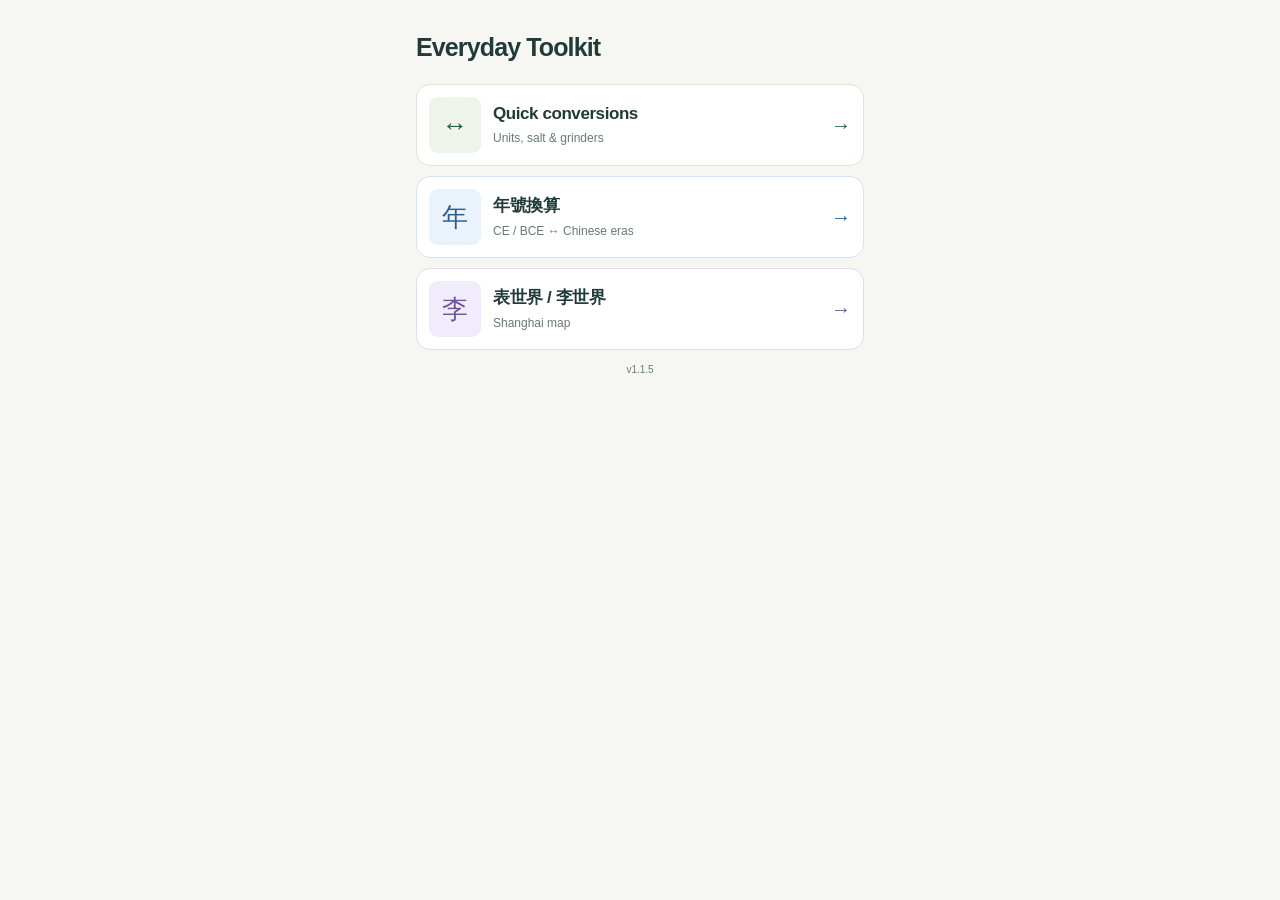
<file: index.html>
<!doctype html>
<html lang="en">
<head>
  <meta charset="utf-8">
  <meta name="viewport" content="width=device-width, initial-scale=1, viewport-fit=cover">
  <meta name="theme-color" content="#f6f7f3">
  <meta name="description" content="Everyday tools for quick conversions, Chinese era years, and a two-world Shanghai map.">
  <title>Everyday Toolkit</title>
  <link rel="stylesheet" href="toolkit.css">
</head>
<body>
  <main class="shell home">
    <header class="home-header"><h1>Everyday Toolkit</h1></header>
    <nav class="tool-list" aria-label="Tools">
      <a class="tool-card tone-green" href="conversions.html">
        <span class="tool-symbol" aria-hidden="true">↔</span>
        <span class="tool-copy"><strong>Quick conversions</strong><span>Units, salt &amp; grinders</span></span>
        <span class="tool-arrow" aria-hidden="true">→</span>
      </a>
      <a class="tool-card tone-blue" href="nianhao.html">
        <span class="tool-symbol" aria-hidden="true">年</span>
        <span class="tool-copy"><strong lang="zh-Hant">年號換算</strong><span>CE / BCE ↔ Chinese eras</span></span>
        <span class="tool-arrow" aria-hidden="true">→</span>
      </a>
      <a class="tool-card tone-purple" href="worlds.html">
        <span class="tool-symbol" aria-hidden="true">李</span>
        <span class="tool-copy"><strong lang="zh-Hant">表世界 / 李世界</strong><span>Shanghai map</span></span>
        <span class="tool-arrow" aria-hidden="true">→</span>
      </a>
    </nav>
    <footer>v1.1.5</footer>
  </main>
</body>
</html>
</file>
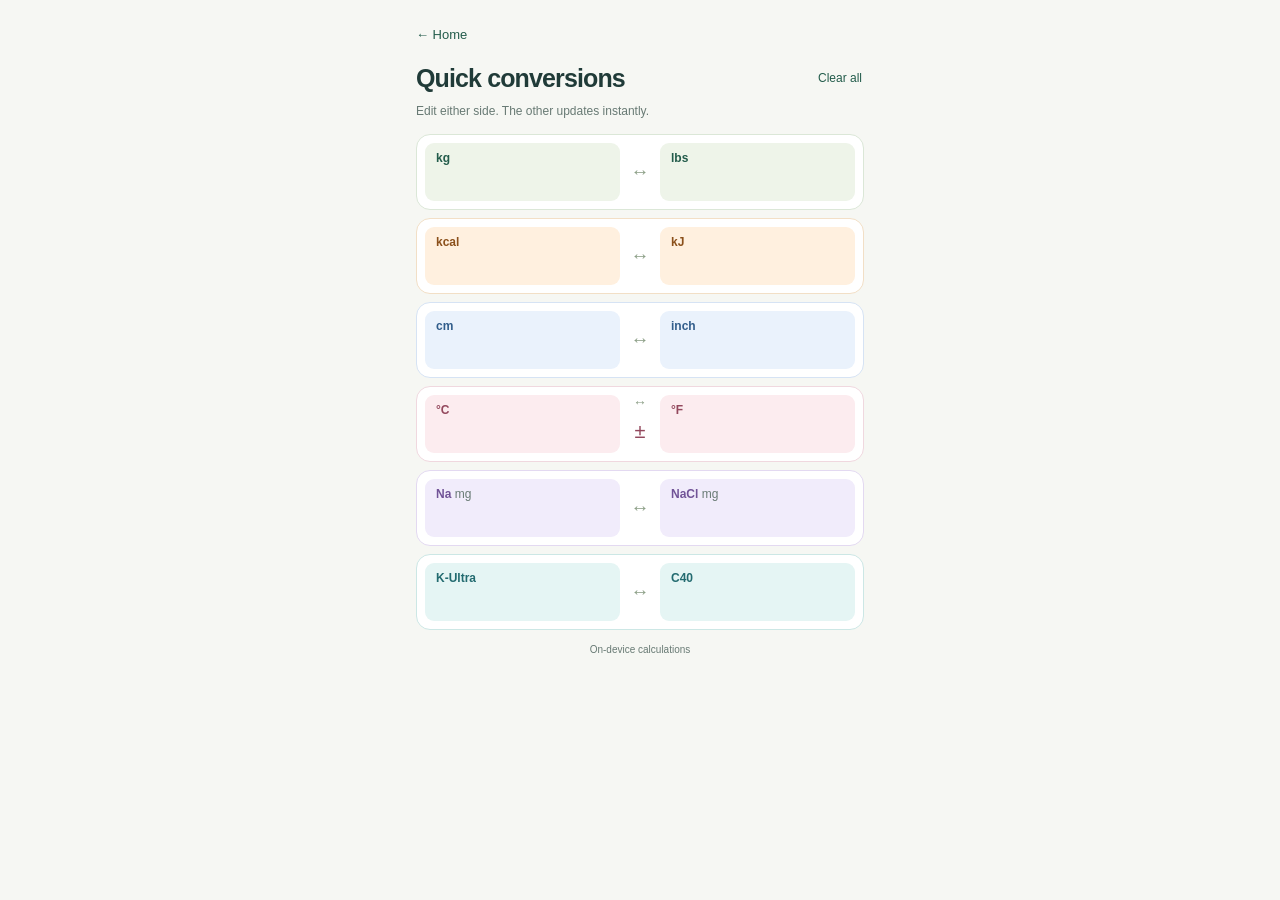
<file: conversions.html>
<!doctype html>
<html lang="en">
<head>
  <meta charset="utf-8">
  <meta name="viewport" content="width=device-width, initial-scale=1, viewport-fit=cover">
  <meta name="theme-color" content="#f6f7f3">
  <meta name="description" content="Six compact, two-way conversions. Edit either side to calculate on your device.">
  <title>Quick Conversions · Everyday Toolkit</title>
  <link rel="stylesheet" href="toolkit.css">
</head>
<body>
  <main class="shell">
    <header>
      <nav class="page-nav"><a href="index.html">← Home</a></nav>
      <div class="topbar"><h1>Quick conversions</h1><button type="button" class="clear" id="clear">Clear all</button></div>
      <p class="intro">Edit either side. The other updates instantly.</p>
    </header>
    <noscript><p>Enable JavaScript to use the converter.</p></noscript>
    <div class="pairs">
      <section class="pair" aria-label="Kilograms and pounds">
        <div class="pair-grid">
          <div class="field"><label for="kg">kg</label><input id="kg" aria-label="Kilograms" inputmode="decimal" autocomplete="off" spellcheck="false" aria-describedby="mass-status"></div>
          <span class="direction" aria-hidden="true">↔</span>
          <div class="field"><label for="lbs">lbs</label><input id="lbs" aria-label="Pounds" inputmode="decimal" autocomplete="off" spellcheck="false" aria-describedby="mass-status"></div>
        </div>
        <p class="status" id="mass-status" role="status"></p>
      </section>
      <section class="pair" aria-label="Kilocalories and kilojoules">
        <div class="pair-grid">
          <div class="field"><label for="kcal">kcal</label><input id="kcal" aria-label="Kilocalories" inputmode="decimal" autocomplete="off" spellcheck="false" aria-describedby="energy-status"></div>
          <span class="direction" aria-hidden="true">↔</span>
          <div class="field"><label for="kj">kJ</label><input id="kj" aria-label="Kilojoules" inputmode="decimal" autocomplete="off" spellcheck="false" aria-describedby="energy-status"></div>
        </div>
        <p class="status" id="energy-status" role="status"></p>
      </section>
      <section class="pair" aria-label="Centimeters and inches">
        <div class="pair-grid">
          <div class="field"><label for="cm">cm</label><input id="cm" aria-label="Centimeters" inputmode="decimal" autocomplete="off" spellcheck="false" aria-describedby="length-status"></div>
          <span class="direction" aria-hidden="true">↔</span>
          <div class="field"><label for="inch">inch</label><input id="inch" aria-label="Inches" inputmode="decimal" autocomplete="off" spellcheck="false" aria-describedby="length-status"></div>
        </div>
        <p class="status" id="length-status" role="status"></p>
      </section>
      <section class="pair temperature" aria-label="Celsius and Fahrenheit">
        <div class="pair-grid">
          <div class="field"><label for="celsius">°C</label><input id="celsius" aria-label="Celsius" inputmode="decimal" autocomplete="off" spellcheck="false" aria-describedby="temperature-status"></div>
          <div><div class="direction" aria-hidden="true">↔</div><button type="button" class="sign" id="sign" aria-label="Toggle the sign of the last edited temperature" title="Change the sign of the last edited temperature">±</button></div>
          <div class="field"><label for="fahrenheit">°F</label><input id="fahrenheit" aria-label="Fahrenheit" inputmode="decimal" autocomplete="off" spellcheck="false" aria-describedby="temperature-status"></div>
        </div>
        <p class="status" id="temperature-status" role="status"></p>
      </section>
      <section class="pair" aria-label="Sodium and sodium chloride in milligrams">
        <div class="pair-grid">
          <div class="field"><label for="sodium">Na <span>mg</span></label><input id="sodium" aria-label="Sodium in milligrams" inputmode="decimal" autocomplete="off" spellcheck="false" aria-describedby="salt-status"></div>
          <span class="direction" aria-hidden="true">↔</span>
          <div class="field"><label for="salt">NaCl <span>mg</span></label><input id="salt" aria-label="Sodium chloride in milligrams" inputmode="decimal" autocomplete="off" spellcheck="false" aria-describedby="salt-status"></div>
        </div>
        <p class="status" id="salt-status" role="status"></p>
      </section>
      <section class="pair" aria-label="K-Ultra and C40 grinders">
        <div class="pair-grid">
          <div class="field"><label for="k-ultra">K-Ultra</label><input id="k-ultra" aria-label="K-Ultra" inputmode="decimal" autocomplete="off" spellcheck="false" aria-describedby="grinder-status"></div>
          <span class="direction" aria-hidden="true">↔</span>
          <div class="field"><label for="c40">C40</label><input id="c40" aria-label="C40" inputmode="decimal" autocomplete="off" spellcheck="false" aria-describedby="grinder-status"></div>
        </div>
        <p class="status" id="grinder-status" role="status"></p>
      </section>
    </div>
    <footer>On-device calculations</footer>
  </main>
  <script>
    'use strict';
    // Sodium is monoisotopic; chlorine uses the conventional atomic weight.
    const saltRatio = (22.98976928 + 35.45) / 22.98976928;
    // A shared centerline keeps the two directions consistent. Near-duplicate
    // plateaus are represented by their midpoint (13.5 and 25.5).
    const grinderCalibration = [
      { c40: 0, kUltra: 0 }, { c40: 7, kUltra: 24 }, { c40: 10, kUltra: 37 },
      { c40: 13.5, kUltra: 49 }, { c40: 15, kUltra: 53 }, { c40: 19, kUltra: 67 },
      { c40: 20, kUltra: 72.5 }, { c40: 24, kUltra: 86 }, { c40: 25.5, kUltra: 91.5 },
      { c40: 33, kUltra: 95.5 }, { c40: 40, kUltra: 100 }
    ];

    function interpolate(value, points, inputKey, outputKey) {
      if (value < points[0][inputKey] || value > points[points.length - 1][inputKey]) return NaN;
      for (let i = 1; i < points.length; i++) {
        const lower = points[i - 1];
        const upper = points[i];
        const x0 = lower[inputKey];
        const x1 = upper[inputKey];
        if (value <= x1) return lower[outputKey] + (value - x0) / (x1 - x0) * (upper[outputKey] - lower[outputKey]);
      }
      return NaN;
    }

    const pairs = [
      { name: 'mass', ids: ['kg', 'lbs'], forward: n => n / 0.45359237, reverse: n => n * 0.45359237 },
      { name: 'energy', ids: ['kcal', 'kj'], forward: n => n * 4.184, reverse: n => n / 4.184 },
      { name: 'length', ids: ['cm', 'inch'], forward: n => n / 2.54, reverse: n => n * 2.54 },
      { name: 'temperature', ids: ['celsius', 'fahrenheit'], forward: n => n * 1.8 + 32, reverse: n => (n - 32) / 1.8 },
      { name: 'salt', ids: ['sodium', 'salt'], forward: n => n * saltRatio, reverse: n => n / saltRatio },
      { name: 'grinder', ids: ['k-ultra', 'c40'], ranges: [[0, 100], [0, 40]],
        forward: n => interpolate(n, grinderCalibration, 'kUltra', 'c40'),
        reverse: n => interpolate(n, grinderCalibration, 'c40', 'kUltra') }
    ];
    let activeTemperature = 0;

    function parseNumber(raw) {
      const text = raw.trim().replace(/−/g, '-');
      if (text === '') return { empty: true };
      if (!/^[+-]?(?:\d+(?:\.\d*)?|\.\d+)(?:[eE][+-]?\d+)?$/.test(text)) return { invalid: true };
      const value = Number(text);
      return Number.isFinite(value) ? { value } : { invalid: true };
    }

    function formatNumber(value) {
      // Keep results short without hiding very small nonzero values.
      if (value !== 0 && Math.abs(value) < 0.01) {
        return value.toExponential(2).replace(/\.?0+e/, 'e');
      }
      return String(Number(value.toFixed(2)));
    }

    function update(pair, side) {
      const source = document.getElementById(pair.ids[side]);
      const target = document.getElementById(pair.ids[1 - side]);
      const status = document.getElementById(pair.name + '-status');
      const parsed = parseNumber(source.value);
      source.setAttribute('aria-invalid', String(Boolean(parsed.invalid)));
      target.setAttribute('aria-invalid', 'false');
      status.textContent = '';
      if (parsed.empty || parsed.invalid) {
        target.value = '';
        if (parsed.invalid) status.textContent = 'Enter a valid number.';
        return;
      }
      if (pair.ranges) {
        const [min, max] = pair.ranges[side];
        if (parsed.value < min || parsed.value > max) {
          source.setAttribute('aria-invalid', 'true');
          target.value = '';
          status.textContent = `Enter a value from ${min} to ${max}.`;
          return;
        }
      }
      const converted = side === 0 ? pair.forward(parsed.value) : pair.reverse(parsed.value);
      if (!Number.isFinite(converted)) {
        target.value = '';
        status.textContent = 'Result is too large. Try a smaller value.';
        return;
      }
      // Never rewrite the field being edited, preserving decimals and the cursor.
      target.value = pair.name === 'grinder' ? String(Math.round(converted)) : formatNumber(converted);
    }

    for (const pair of pairs) {
      pair.ids.forEach((id, side) => {
        const input = document.getElementById(id);
        input.addEventListener('input', () => {
          if (pair.name === 'temperature') activeTemperature = side;
          update(pair, side);
        });
        if (pair.name === 'temperature') input.addEventListener('focus', () => { activeTemperature = side; });
      });
      update(pair, 0);
    }

    document.getElementById('clear').addEventListener('click', () => {
      for (const pair of pairs) {
        document.getElementById(pair.ids[0]).value = '';
        update(pair, 0);
      }
    });

    document.getElementById('sign').addEventListener('click', () => {
      const pair = pairs.find(item => item.name === 'temperature');
      const source = document.getElementById(pair.ids[activeTemperature]);
      const raw = source.value.trim().replace(/−/g, '-');
      source.value = raw.startsWith('-') ? raw.slice(1) : '-' + raw.replace(/^\+/, '');
      update(pair, activeTemperature);
      source.focus();
    });
  </script>
</body>
</html>
</file>
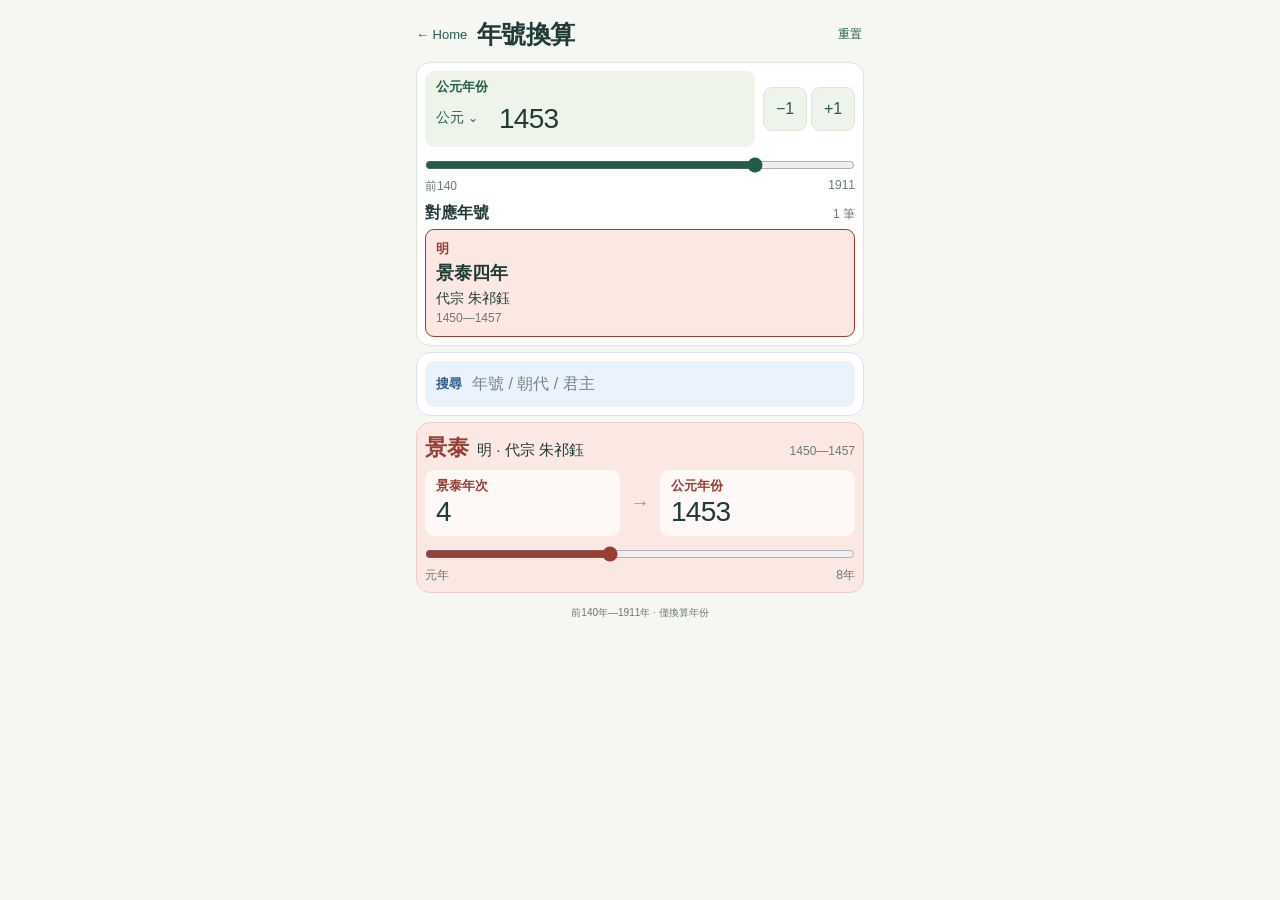
<file: nianhao.html>
<!doctype html>
<html lang="zh-Hant">
<head>
  <meta charset="utf-8">
  <meta name="viewport" content="width=device-width, initial-scale=1, viewport-fit=cover">
  <meta name="theme-color" content="#f6f7f3">
  <meta name="description" content="公元年份與中國年號雙向換算。">
  <title>年號換算 · Everyday Toolkit</title>
  <link rel="stylesheet" href="toolkit.css">
  <script src="nianhao-data.js" defer></script>
  <script src="nianhao.js" defer></script>
</head>
<body>
  <main class="shell era-page">
    <header>
      <div class="topbar"><nav class="page-nav"><a href="index.html" lang="en">← Home</a></nav><h1>年號換算</h1><button class="clear" id="reset" type="button">重置</button></div>
    </header>
    <noscript><p>請啟用 JavaScript 以使用換算工具。</p></noscript>
    <div class="era-panels">
      <section class="panel tone-green" aria-label="公元轉年號">
        <div class="year-controls">
          <div class="field year-field"><label for="year-input">公元年份</label><div class="year-entry"><button class="period" id="period" type="button" aria-label="切換公元或公元前">公元</button><input id="year-input" value="1453" inputmode="numeric" autocomplete="off" aria-label="年份" aria-describedby="year-status"></div></div>
          <div class="stepper"><button id="previous-year" type="button" aria-label="前一年">−1</button><button id="next-year" type="button" aria-label="後一年">+1</button></div>
        </div>
        <p class="status" id="year-status" role="status"></p>
        <input class="range" id="year-slider" type="range" min="-139" max="1911" step="1" value="1453" aria-label="選擇公元年份">
        <div class="range-labels"><span>前140</span><span>1911</span></div>
        <div class="section-label"><h2>對應年號</h2><span id="year-count"></span></div>
        <div class="result-list year-results" id="year-results" aria-live="polite"></div>
      </section>
      <section class="panel tone-blue" aria-label="搜尋年號">
        <div class="field search-field"><label for="era-search">搜尋</label><div class="search-entry"><input id="era-search" type="search" placeholder="年號 / 朝代 / 君主" autocomplete="off" spellcheck="false" aria-controls="search-results"><button class="search-clear" id="search-clear" type="button" aria-label="清除搜尋" hidden>×</button></div></div>
        <div class="search-summary" id="search-summary" role="status"></div>
        <div class="result-list search-results" id="search-results" hidden></div>
      </section>
      <section class="panel tone-orange" id="era-detail" aria-label="年號轉公元" hidden>
        <div class="detail-heading"><h2 id="detail-name"></h2><span id="detail-ruler"></span><span id="detail-range"></span></div>
        <p class="detail-meta" id="detail-meta"></p>
        <div id="detail-conversion">
          <div class="pair-grid">
            <div class="field"><label for="era-number" id="era-number-label">年次</label><input id="era-number" inputmode="numeric" autocomplete="off" aria-describedby="era-status"></div>
            <span class="direction" aria-hidden="true">→</span>
            <div class="field output-field"><span class="output-label">公元年份</span><output id="era-output" for="era-number era-slider" aria-live="polite"></output></div>
          </div>
          <p class="status" id="era-status" role="status"></p>
          <input class="range" id="era-slider" type="range" min="1" max="7" value="4" aria-label="選擇年號年次">
          <div class="range-labels"><span id="era-min"></span><span id="era-max"></span></div>
        </div>
        <p class="no-era-note" id="no-era-note" hidden></p>
      </section>
    </div>
    <footer>前140年—1911年 · 僅換算年份</footer>
  </main>
</body>
</html>
</file>
<file: toolkit.css>
:root { color-scheme: light; --paper: #f6f7f3; --ink: #203b38; --green: #235c4b; --muted: #687a74; --line: #e0e7df; }
    * { box-sizing: border-box; }
    body { margin: 0; background: var(--paper); color: var(--ink); font-family: -apple-system, BlinkMacSystemFont, "Segoe UI", sans-serif; -webkit-font-smoothing: antialiased; }
    button, input { font: inherit; }
    [hidden] { display: none !important; }
    a { color: var(--green); text-decoration: none; -webkit-tap-highlight-color: transparent; }
    a:focus-visible { outline: 2px solid #6c987b; outline-offset: 3px; }
    button { cursor: pointer; touch-action: manipulation; -webkit-tap-highlight-color: transparent; }
    button:focus-visible, input:focus-visible { outline: 2px solid #6c987b; outline-offset: 3px; }
    .shell { width: 100%; max-width: 480px; margin: 0 auto; padding: max(12px, env(safe-area-inset-top)) 16px max(12px, env(safe-area-inset-bottom)); }
    .topbar { display: flex; align-items: center; justify-content: space-between; gap: 10px; }
    h1 { margin: 0; font-size: 25px; line-height: 1.2; font-weight: 650; letter-spacing: -.035em; }
    .clear { flex-shrink: 0; min-height: 44px; padding: 0 2px 0 8px; border: 0; background: none; color: var(--green); font-size: 12px; }
    .intro { margin: 2px 0 14px; color: var(--muted); font-size: 12px; line-height: 18px; }
    .pairs { display: grid; gap: 8px; }
    .pair { margin: 0; padding: 8px; background: #fff; border: 1px solid var(--line); border-radius: 14px; }
    .pair:nth-child(1) { --tint: #eef4e9; --green: #235c4b; --line: #dbe7d7; }
    .pair:nth-child(2) { --tint: #fff0df; --green: #8b501b; --line: #f2dfc6; }
    .pair:nth-child(3) { --tint: #eaf2fc; --green: #315d8b; --line: #d6e3f4; }
    .pair:nth-child(4) { --tint: #fcecef; --green: #93485d; --line: #f0d8df; }
    .pair:nth-child(5) { --tint: #f1ecfb; --green: #715397; --line: #e3d9f1; }
    .pair:nth-child(6) { --tint: #e5f5f4; --green: #236b70; --line: #cce7e5; }
    .pair-grid { display: grid; grid-template-columns: minmax(0, 1fr) 32px minmax(0, 1fr); align-items: center; gap: 4px; }
    .field { min-width: 0; padding: 6px 10px; background: var(--tint); border: 1px solid transparent; border-radius: 9px; }
    .field:focus-within { border-color: var(--green); }
    .field label { display: block; color: var(--green); font-size: 12px; font-weight: 600; line-height: 16px; }
    .field label span { color: var(--muted); font-weight: 400; }
    input { display: block; width: 100%; min-width: 0; height: 28px; border: 0; border-radius: 3px; padding: 1px 0 0; background: transparent; color: var(--ink); font-size: 23px; line-height: 27px; letter-spacing: -.025em; font-variant-numeric: tabular-nums; }
    input::placeholder { color: #aebcab; }
    input[aria-invalid="true"] { color: #a24932; }
    .direction { color: #8c9f87; text-align: center; font-size: 19px; }
    .sign { display: block; width: 32px; min-height: 44px; padding: 0; border: 0; border-radius: 7px; background: none; color: var(--green); font-size: 20px; }
    .temperature .direction { font-size: 14px; line-height: 14px; }
    .status { margin: 6px 2px 0; font-size: 11px; line-height: 1.35; color: #a24932; }
    .status:empty { display: none; }
    footer { margin-top: 12px; color: var(--muted); text-align: center; font-size: 10px; line-height: 16px; }
    noscript p { padding: 12px; background: #fff0e5; border-radius: 10px; font-size: 13px; }
    @media (max-width: 350px) { .shell { padding-left: 12px; padding-right: 12px; } h1 { font-size: 23px; } input { font-size: 18px; } .field { padding-left: 8px; padding-right: 8px; } }
    @media (max-height: 640px) { .pair { padding: 5px; } .pairs { gap: 6px; } .intro { margin-bottom: 8px; } footer { margin-top: 4px; } }

    .page-nav { display: flex; min-height: 44px; align-items: center; }
    .page-nav a { display: inline-flex; align-items: center; min-height: 44px; font-size: 13px; }
    .tone-green { --tint: #eef4e9; --green: #235c4b; --line: #dbe7d7; }
    .tone-blue { --tint: #eaf2fc; --green: #315d8b; --line: #d6e3f4; }
    .tone-orange { --tint: #fff0df; --green: #8b501b; --line: #f2dfc6; }
    .tone-pink { --tint: #fcecef; --green: #93485d; --line: #f0d8df; }
    .tone-purple { --tint: #f1ecfb; --green: #715397; --line: #e3d9f1; }
    .tone-teal { --tint: #e5f5f4; --green: #236b70; --line: #cce7e5; }
    .tone-wood { --tint: #eaf3e6; --green: #38613c; --line: #d2e4cc; }
    .tone-fire { --tint: #fce8e3; --green: #973e35; --line: #efcdc5; }
    .tone-earth { --tint: #fbf1d5; --green: #806019; --line: #eadcb2; }
    .tone-metal { --tint: #f7f5ee; --green: #655f4e; --line: #dfdbce; }
    .tone-water { --tint: #e3e8ed; --green: #394b5b; --line: #c9d2dc; }
    .tone-water-violet { --tint: #eee5f0; --green: #66516f; --line: #dccce1; }
    .home-header { padding: 20px 0 22px; }
    .tool-list { display: grid; gap: 10px; }
    .tool-card { display: flex; align-items: center; gap: 12px; padding: 12px; background: #fff; border: 1px solid var(--line); border-radius: 14px; }
    .tool-card:active { background: var(--tint); }
    .tool-symbol { display: grid; place-items: center; flex: 0 0 52px; height: 56px; border-radius: 9px; background: var(--tint); font-size: 26px; }
    .tool-copy { display: grid; gap: 5px; min-width: 0; }
    .tool-copy strong { color: var(--ink); font-size: 17px; font-weight: 600; letter-spacing: -.025em; }
    .tool-copy > span { color: var(--muted); font-size: 12px; line-height: 1.5; }
    .tool-arrow { margin-left: auto; font-size: 20px; }
    .era-page .topbar h1 { flex: 1; }
    .era-panels { display: grid; gap: 6px; margin-top: 6px; }
    .panel { min-width: 0; padding: 8px; border: 1px solid var(--line); border-radius: 14px; background: #fff; }
    .era-page h2 { margin: 0; font-size: 16px; font-weight: 600; line-height: 1.5; }
    .year-controls { display: flex; align-items: center; gap: 8px; }
    .year-field { flex: 1; }
    .year-entry, .search-entry { display: flex; align-items: center; gap: 8px; }
    .era-page .field { padding: 6px 10px; }
    .era-page .field label, .output-label { font-size: 13px; line-height: 18px; }
    .era-page input:not([type="range"]) { height: 34px; font-size: 28px; line-height: 32px; }
    .period { flex-shrink: 0; min-width: 55px; min-height: 44px; padding: 0; color: var(--green); border: 0; background: none; text-align: left; font-size: 14px; }
    .period::after { content: '⌄'; margin-left: 4px; font-size: 12px; }
    .stepper { display: flex; gap: 4px; }
    .stepper button { width: 44px; min-height: 44px; padding: 0; background: var(--tint); color: var(--green); border: 1px solid var(--line); border-radius: 9px; font-size: 16px; }
    button:disabled { opacity: .35; cursor: default; }
    input.range { width: 100%; height: 36px; margin: 0; padding: 0; accent-color: var(--green); cursor: pointer; }
    .range-labels { display: flex; justify-content: space-between; gap: 10px; margin-top: -5px; color: var(--muted); font-size: 12px; }
    .section-label, .detail-heading { display: flex; align-items: baseline; justify-content: space-between; gap: 10px; }
    .section-label { margin: 6px 0 4px; }
    .section-label > span, .detail-heading > span { color: var(--muted); font-size: 12px; }
    .result-list { display: grid; gap: 4px; overflow-y: auto; overscroll-behavior: contain; scrollbar-width: thin; }
    .year-results { grid-template-columns: repeat(2, minmax(0, 1fr)); gap: 6px; max-height: 220px; max-height: clamp(110px, calc(100svh - 480px), 220px); align-items: stretch; }
    .year-results > :only-child, .year-results > .empty { grid-column: 1 / -1; }
    .result-row { width: 100%; min-width: 0; min-height: 52px; padding: 9px 10px; text-align: left; background: var(--tint); color: var(--ink); border: 1px solid var(--line); border-radius: 9px; overflow-wrap: anywhere; }
    .result-row[aria-pressed="true"] { border-color: var(--green); }
    .result-dynasty { display: block; color: var(--green); font-size: 13px; font-weight: 600; line-height: 1.5; }
    .result-row strong { display: block; margin: 2px 0; font-size: 18px; font-weight: 650; line-height: 1.4; }
    .result-ruler { display: block; font-size: 14px; line-height: 1.5; }
    .result-row small { display: block; color: var(--muted); font-size: 12px; line-height: 1.5; overflow-wrap: anywhere; }
    .era-page .search-field { display: flex; align-items: center; gap: 10px; padding-top: 0; padding-bottom: 0; min-height: 44px; }
    .search-field label { flex-shrink: 0; }
    .search-entry { flex: 1; min-width: 0; gap: 4px; }
    .era-page .search-field input { height: 44px; font-size: 16px; letter-spacing: 0; }
    .search-field input::placeholder { color: #738496; }
    .search-field input::-webkit-search-cancel-button { display: none; }
    .search-clear { flex: 0 0 44px; min-height: 44px; margin: -6px -8px -6px 0; border: 0; background: none; color: var(--green); font-size: 23px; }
    .search-summary { color: var(--muted); font-size: 12px; line-height: 18px; }
    .search-summary:not(:empty) { margin: 8px 2px 5px; }
    .search-results { max-height: 240px; }
    .detail-heading { justify-content: flex-start; flex-wrap: wrap; gap: 2px 8px; margin-bottom: 6px; }
    .detail-heading h2 { color: var(--green); font-size: 22px; overflow-wrap: anywhere; }
    #detail-ruler { color: var(--ink); font-size: 15px; }
    #detail-range { margin-left: auto; white-space: nowrap; }
    #era-detail { background: var(--tint); }
    #era-detail .field { background: rgba(255, 255, 255, .7); }
    .detail-meta { margin: 0 0 6px; color: var(--muted); font-size: 12px; line-height: 1.5; }
    .detail-meta:empty { display: none; }
    .output-label { display: block; color: var(--green); font-weight: 600; }
    .output-field output { display: block; min-height: 34px; font-size: 28px; line-height: 34px; letter-spacing: -.025em; font-variant-numeric: tabular-nums; }
    .empty, .no-era-note { margin: 0; padding: 9px 2px; font-size: 13px; color: var(--muted); line-height: 1.5; }
    @media (max-width: 350px) {
      .tool-card { gap: 9px; }
      .tool-copy strong { font-size: 16px; }
      .stepper { flex-direction: column; gap: 2px; }
      .stepper button { min-height: 44px; }
      .era-page input:not([type="range"]), .output-field output { font-size: 26px; }
      .era-page .search-field input { font-size: 16px; }
    }
</file>
